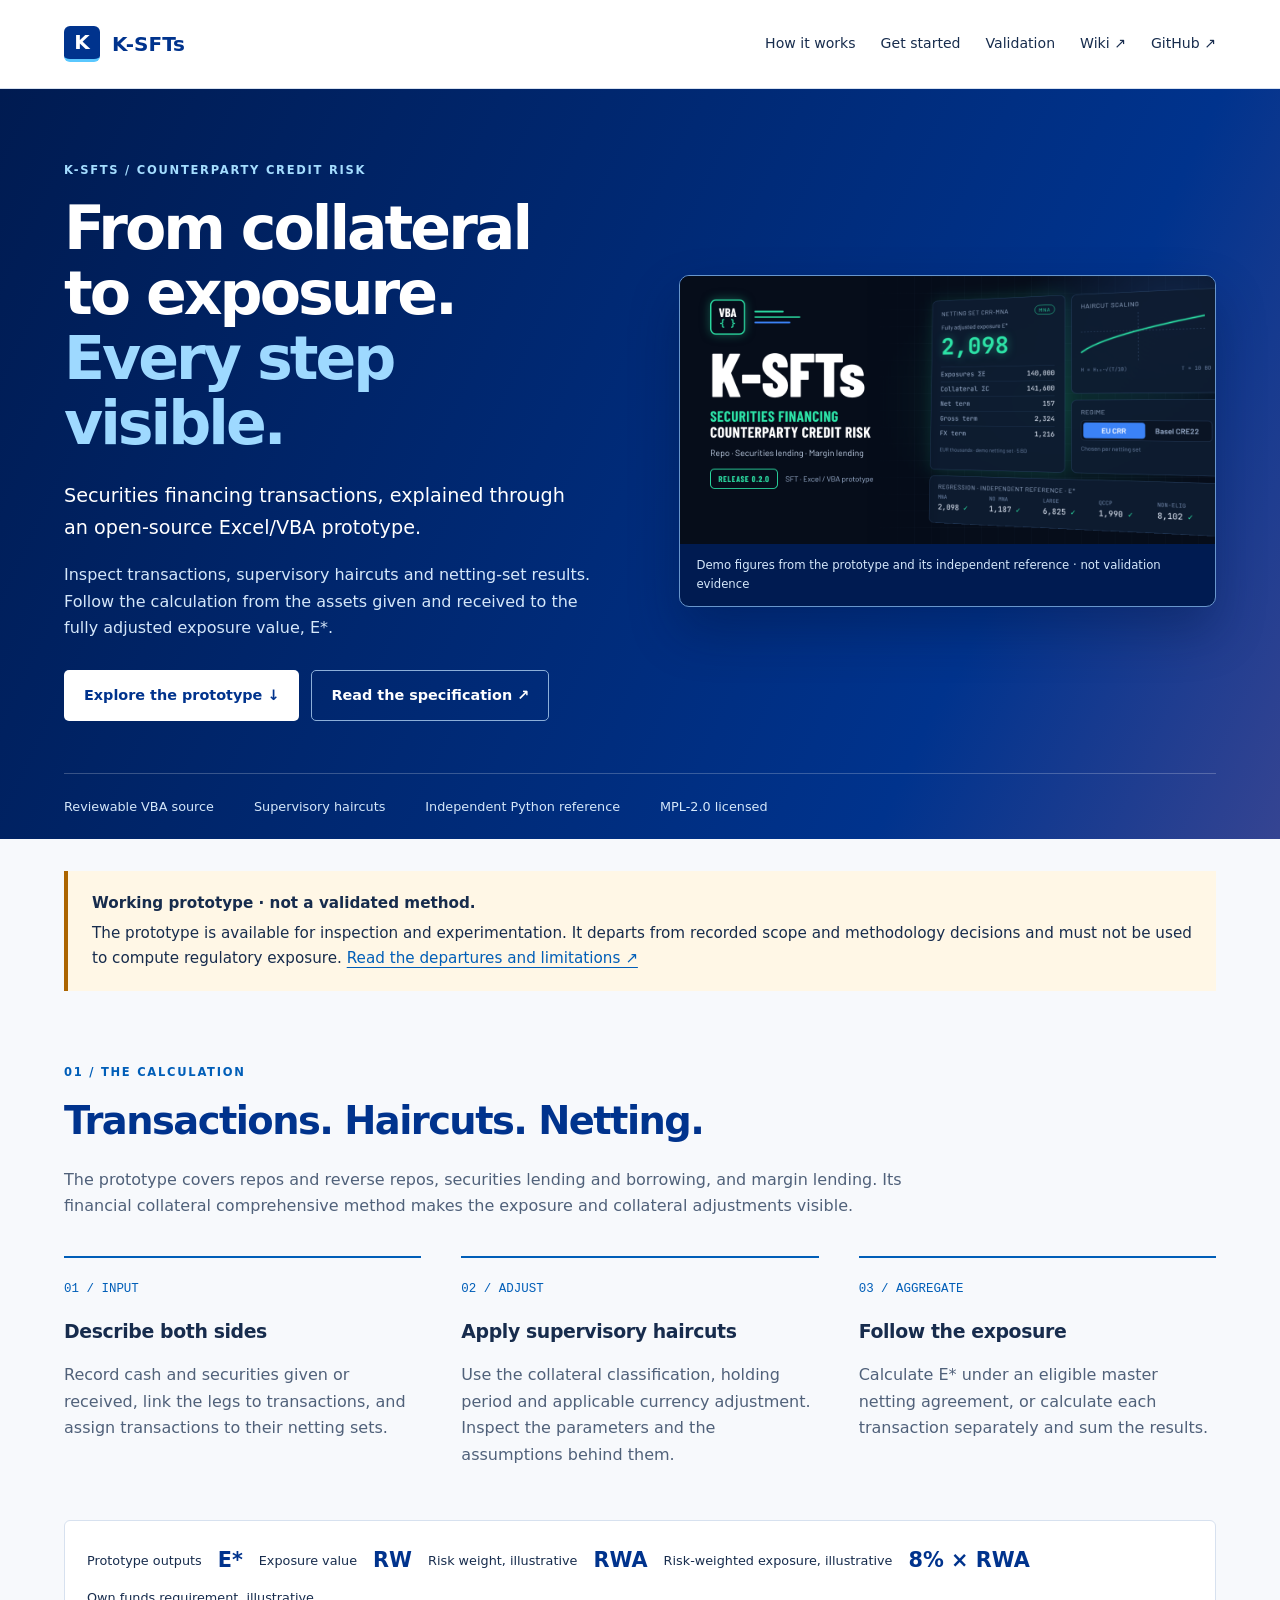
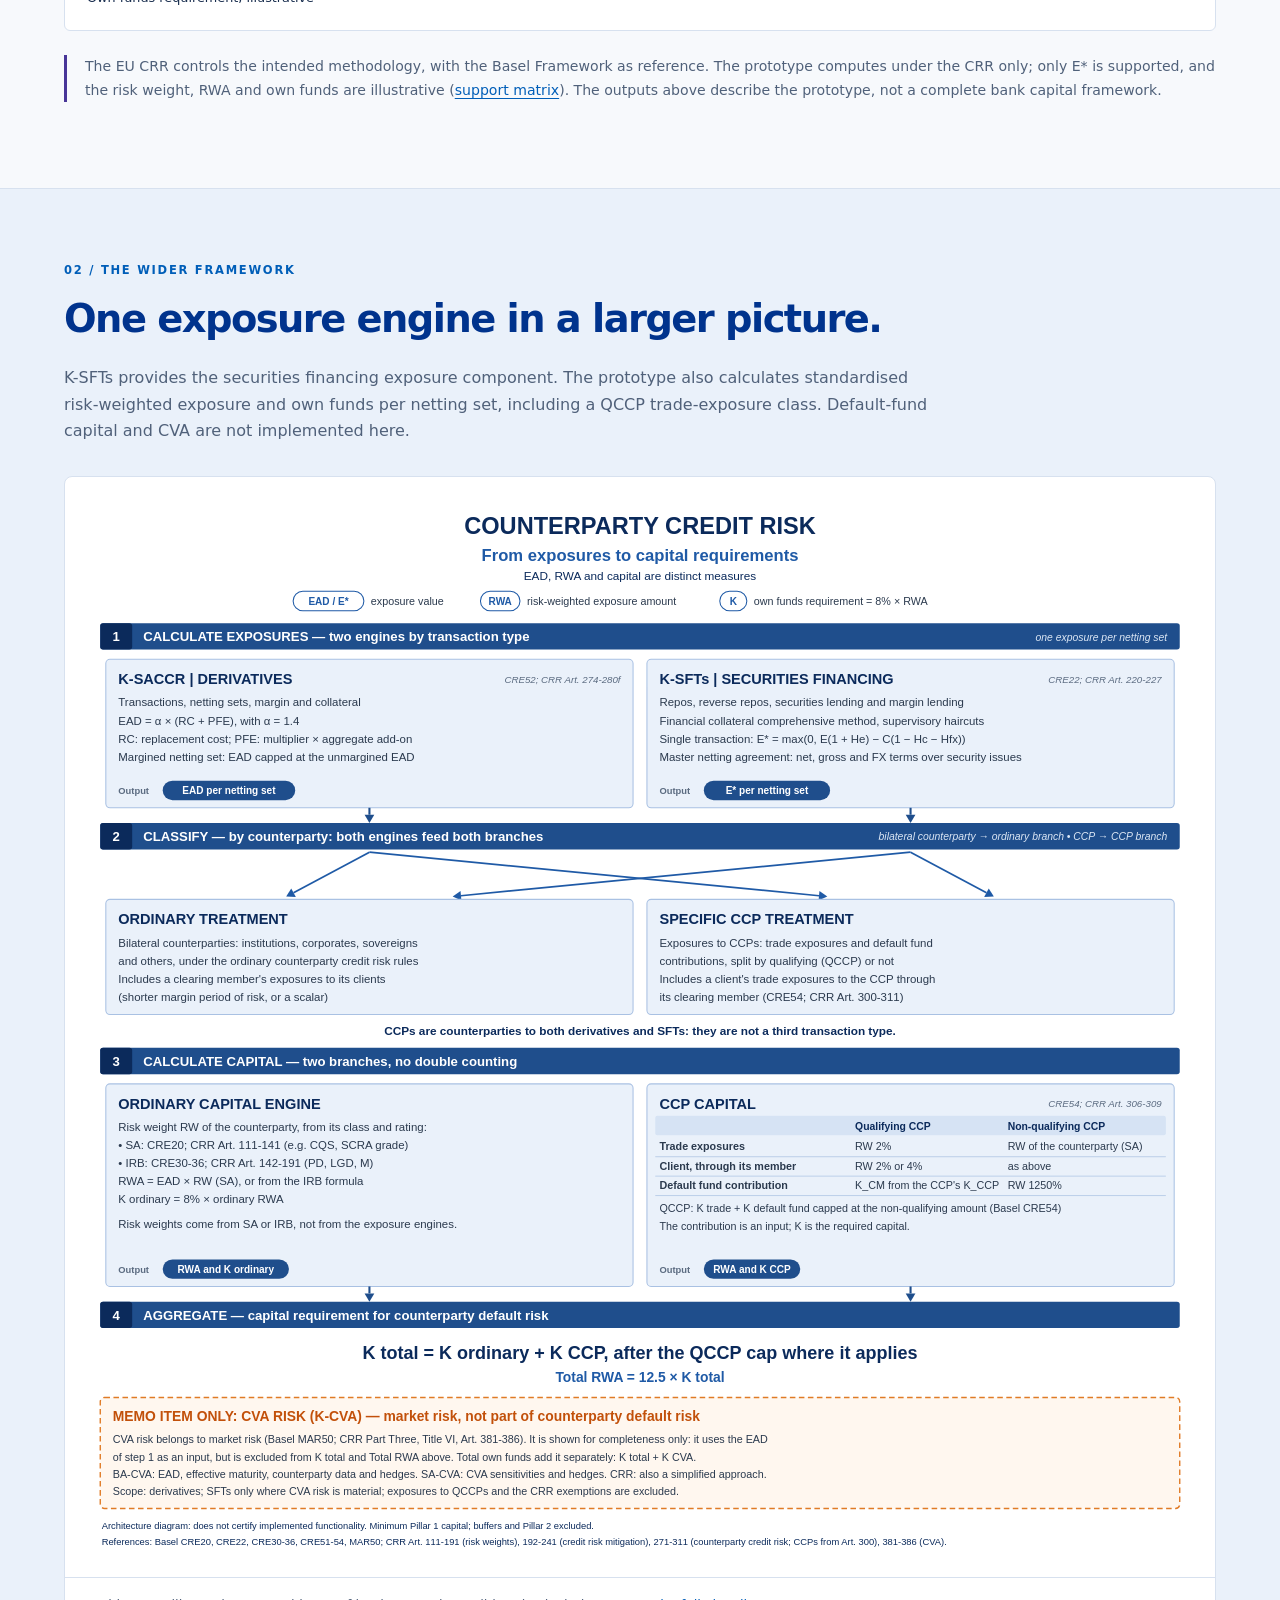
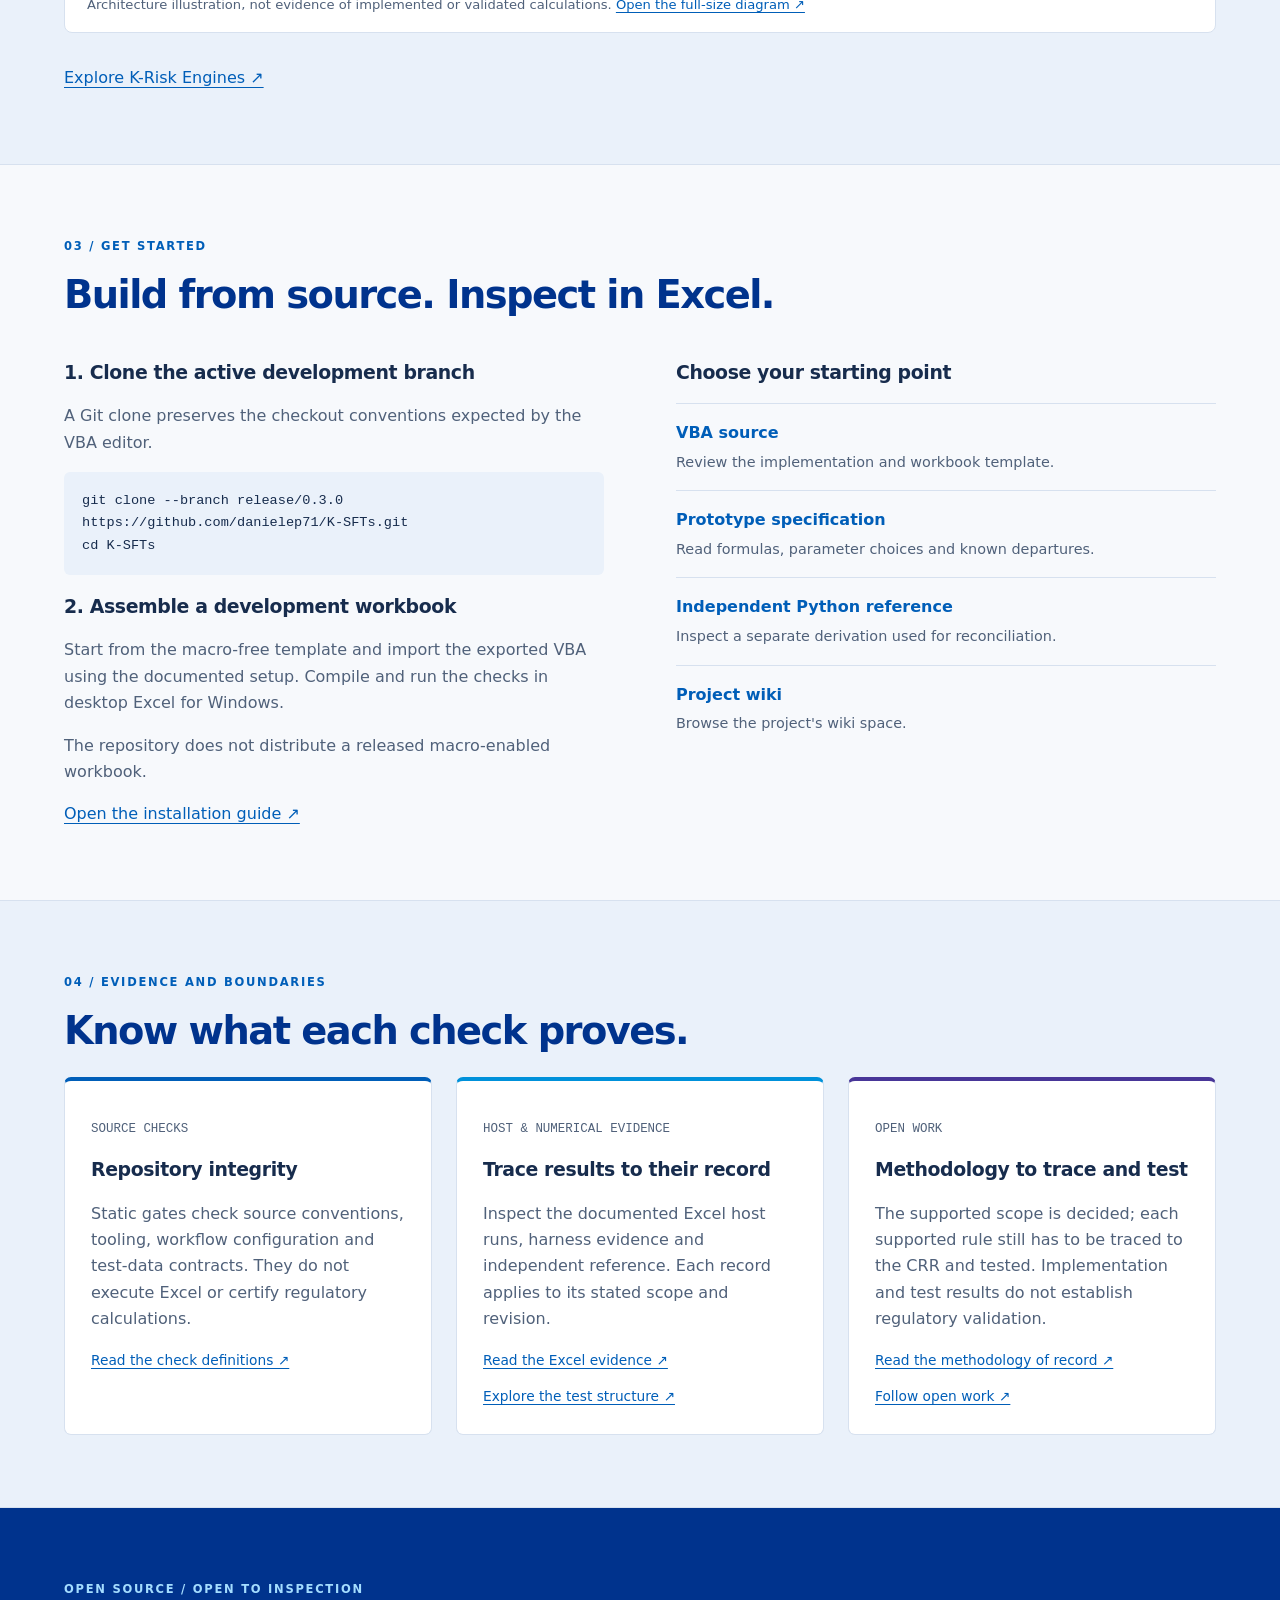
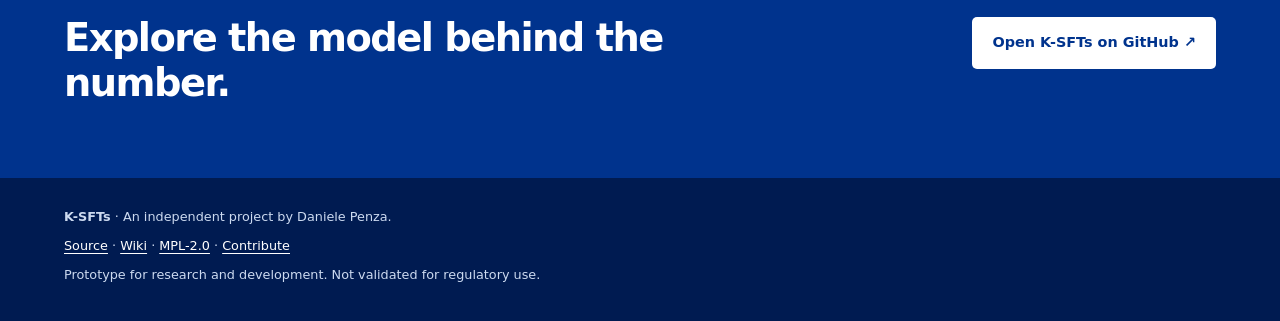
<file: docs/index.html>
<!doctype html>
<html lang="en">
<head>
  <meta charset="utf-8">
  <meta name="viewport" content="width=device-width, initial-scale=1">
  <title>K-SFTs — Traceable securities financing exposure</title>
  <meta name="description" content="Explore K-SFTs: an open-source Excel/VBA prototype for securities financing exposure, supervisory haircuts and transparent netting-set calculations.">
  <meta name="theme-color" content="#00338d">
  <link rel="canonical" href="https://danielep71.github.io/K-SFTs/">
  <meta property="og:type" content="website">
  <meta property="og:title" content="K-SFTs — Traceable securities financing exposure">
  <meta property="og:description" content="Follow transactions and collateral through haircuts and netting to exposure. Review the source, methodology and evidence.">
  <meta property="og:url" content="https://danielep71.github.io/K-SFTs/">
  <meta property="og:image" content="https://danielep71.github.io/K-SFTs/assets/SFT_social_preview.png">
  <meta property="og:image:alt" content="Conceptual K-SFTs project dashboard illustration">
  <meta name="twitter:card" content="summary_large_image">
  <link rel="stylesheet" href="assets/site.css">
</head>
<body>
<a class="skip" href="#main">Skip to content</a>
<header><nav class="wrap" aria-label="Main navigation">
  <a class="brand" href="./"><span aria-hidden="true">K</span> K-SFTs</a>
  <div class="nav-links"><a href="#calculation">How it works</a><a href="#start">Get started</a><a href="#evidence">Validation</a><a href="https://github.com/danielep71/K-SFTs/wiki">Wiki ↗</a><a href="https://github.com/danielep71/K-SFTs">GitHub ↗</a></div>
</nav></header>
<main id="main">
<section class="hero"><div class="wrap hero-grid">
  <div><p class="eyebrow">K-SFTs / Counterparty credit risk</p>
    <h1>From collateral<br>to exposure.<br><em>Every step visible.</em></h1>
    <p class="lead">Securities financing transactions, explained through an open-source Excel/VBA prototype.</p>
    <p class="hero-copy">Inspect transactions, supervisory haircuts and netting-set results. Follow the calculation from the assets given and received to the fully adjusted exposure value, E*.</p>
    <div class="actions"><a class="button primary" href="#start">Explore the prototype ↓</a><a class="button secondary" href="https://github.com/danielep71/K-SFTs/blob/main/docs/methodology/PROTOTYPE.md">Read the specification ↗</a></div>
  </div>
  <figure class="hero-art"><img src="assets/SFT_social_preview.png" width="1280" height="640" alt="K-SFTs, release 0.2.0: E* of the demo netting set CRR-MNA with its terms, haircut scaling, the EU CRR or Basel regime, and five demo netting sets equal to the independent reference"><figcaption>Demo figures from the prototype and its independent reference · not validation evidence</figcaption></figure>
</div><div class="wrap principles"><span>Reviewable VBA source</span><span>Supervisory haircuts</span><span>Independent Python reference</span><span>MPL-2.0 licensed</span></div></section>
<div class="wrap"><aside class="status" aria-label="Prototype status"><strong>Working prototype · not a validated method.</strong> The prototype is available for inspection and experimentation. It departs from recorded scope and methodology decisions and must not be used to compute regulatory exposure. <a href="https://github.com/danielep71/K-SFTs/blob/main/docs/methodology/PROTOTYPE.md">Read the departures and limitations ↗</a></aside></div>
<section id="calculation" class="wrap"><p class="eyebrow">01 / The calculation</p><h2>Transactions. Haircuts. Netting.</h2>
  <p class="intro">The prototype covers repos and reverse repos, securities lending and borrowing, and margin lending. Its financial collateral comprehensive method makes the exposure and collateral adjustments visible.</p>
  <ol class="steps">
    <li><span class="number">01 / INPUT</span><h3>Describe both sides</h3><p>Record cash and securities given or received, link the legs to transactions, and assign transactions to their netting sets.</p></li>
    <li><span class="number">02 / ADJUST</span><h3>Apply supervisory haircuts</h3><p>Use the collateral classification, holding period and applicable currency adjustment. Inspect the parameters and the assumptions behind them.</p></li>
    <li><span class="number">03 / AGGREGATE</span><h3>Follow the exposure</h3><p>Calculate E* under an eligible master netting agreement, or calculate each transaction separately and sum the results.</p></li>
  </ol>
  <div class="result-strip"><span>Prototype outputs</span><strong>E*</strong><span>Exposure value</span><strong>RW</strong><span>Risk weight, illustrative</span><strong>RWA</strong><span>Risk-weighted exposure, illustrative</span><strong>8% × RWA</strong><span>Own funds requirement, illustrative</span></div>
  <p class="note">The EU CRR controls the intended methodology, with the Basel Framework as reference. The prototype computes under the CRR only; only E* is supported, and the risk weight, RWA and own funds are illustrative (<a href="https://github.com/danielep71/K-SFTs/blob/main/docs/methodology/SUPPORT_MATRIX.md">support matrix</a>). The outputs above describe the prototype, not a complete bank capital framework.</p>
</section>
<section class="tint"><div class="wrap"><p class="eyebrow">02 / The wider framework</p><h2>One exposure engine in a larger picture.</h2><p class="intro">K-SFTs provides the securities financing exposure component. The prototype also calculates standardised risk-weighted exposure and own funds per netting set, including a QCCP trade-exposure class. Default-fund capital and CVA are not implemented here.</p>
  <figure class="diagram"><a href="assets/CCR_framework.svg" aria-label="Open the counterparty credit risk framework diagram at full size"><img src="assets/CCR_framework.svg" loading="lazy" alt="Counterparty credit risk framework: SFT and derivatives exposure engines feed ordinary and CCP capital branches; CVA appears as a separate memo item"></a><figcaption>Architecture illustration, not evidence of implemented or validated calculations. <a href="assets/CCR_framework.svg">Open the full-size diagram ↗</a></figcaption></figure>
  <a href="https://danielep71.github.io/K-Risk-Engines/">Explore K-Risk Engines ↗</a>
</div></section>
<section id="start" class="wrap"><p class="eyebrow">03 / Get started</p><h2>Build from source. Inspect in Excel.</h2><div class="split">
  <div><h3>1. Clone the active development branch</h3><p>A Git clone preserves the checkout conventions expected by the VBA editor.</p><pre><code>git clone --branch release/0.3.0 https://github.com/danielep71/K-SFTs.git
cd K-SFTs</code></pre><h3>2. Assemble a development workbook</h3><p>Start from the macro-free template and import the exported VBA using the documented setup. Compile and run the checks in desktop Excel for Windows.</p><p>The repository does not distribute a released macro-enabled workbook.</p><a href="https://github.com/danielep71/K-SFTs/blob/main/INSTALLATION.md">Open the installation guide ↗</a></div>
  <div class="resources"><h3>Choose your starting point</h3><a href="https://github.com/danielep71/K-SFTs/tree/main/src"><strong>VBA source</strong><span>Review the implementation and workbook template.</span></a><a href="https://github.com/danielep71/K-SFTs/blob/main/docs/methodology/PROTOTYPE.md"><strong>Prototype specification</strong><span>Read formulas, parameter choices and known departures.</span></a><a href="https://github.com/danielep71/K-SFTs/blob/main/tests/derivations/sft_reference.py"><strong>Independent Python reference</strong><span>Inspect a separate derivation used for reconciliation.</span></a><a href="https://github.com/danielep71/K-SFTs/wiki"><strong>Project wiki</strong><span>Browse the project's wiki space.</span></a></div>
</div></section>
<section id="evidence" class="tint"><div class="wrap"><p class="eyebrow">04 / Evidence and boundaries</p><h2>Know what each check proves.</h2><div class="cards">
  <article><p class="number">SOURCE CHECKS</p><h3>Repository integrity</h3><p>Static gates check source conventions, tooling, workflow configuration and test-data contracts. They do not execute Excel or certify regulatory calculations.</p><a href="https://github.com/danielep71/K-SFTs/blob/main/tools/README.md">Read the check definitions ↗</a></article>
  <article><p class="number">HOST &amp; NUMERICAL EVIDENCE</p><h3>Trace results to their record</h3><p>Inspect the documented Excel host runs, harness evidence and independent reference. Each record applies to its stated scope and revision.</p><a href="https://github.com/danielep71/K-SFTs/blob/main/INSTALLATION.md#tested-environments">Read the Excel evidence ↗</a><a href="https://github.com/danielep71/K-SFTs/blob/main/tests/README.md">Explore the test structure ↗</a></article>
  <article><p class="number">OPEN WORK</p><h3>Methodology to trace and test</h3><p>The supported scope is decided; each supported rule still has to be traced to the CRR and tested. Implementation and test results do not establish regulatory validation.</p><a href="https://github.com/danielep71/K-SFTs/blob/main/docs/methodology/README.md">Read the methodology of record ↗</a><a href="https://github.com/danielep71/K-SFTs/issues">Follow open work ↗</a></article>
</div></div></section>
<section class="closing"><div class="wrap"><div><p class="eyebrow">Open source / Open to inspection</p><h2>Explore the model behind the number.</h2></div><a class="button primary" href="https://github.com/danielep71/K-SFTs">Open K-SFTs on GitHub ↗</a></div></section>
</main>
<footer><div class="wrap"><p><strong>K-SFTs</strong> · An independent project by Daniele Penza.</p><p><a href="https://github.com/danielep71/K-SFTs">Source</a> · <a href="https://github.com/danielep71/K-SFTs/wiki">Wiki</a> · <a href="https://github.com/danielep71/K-SFTs/blob/main/LICENSE">MPL-2.0</a> · <a href="https://github.com/danielep71/K-SFTs/blob/main/CONTRIBUTING.md">Contribute</a></p><p>Prototype for research and development. Not validated for regulatory use.</p></div></footer>
</body>
</html>
</file>
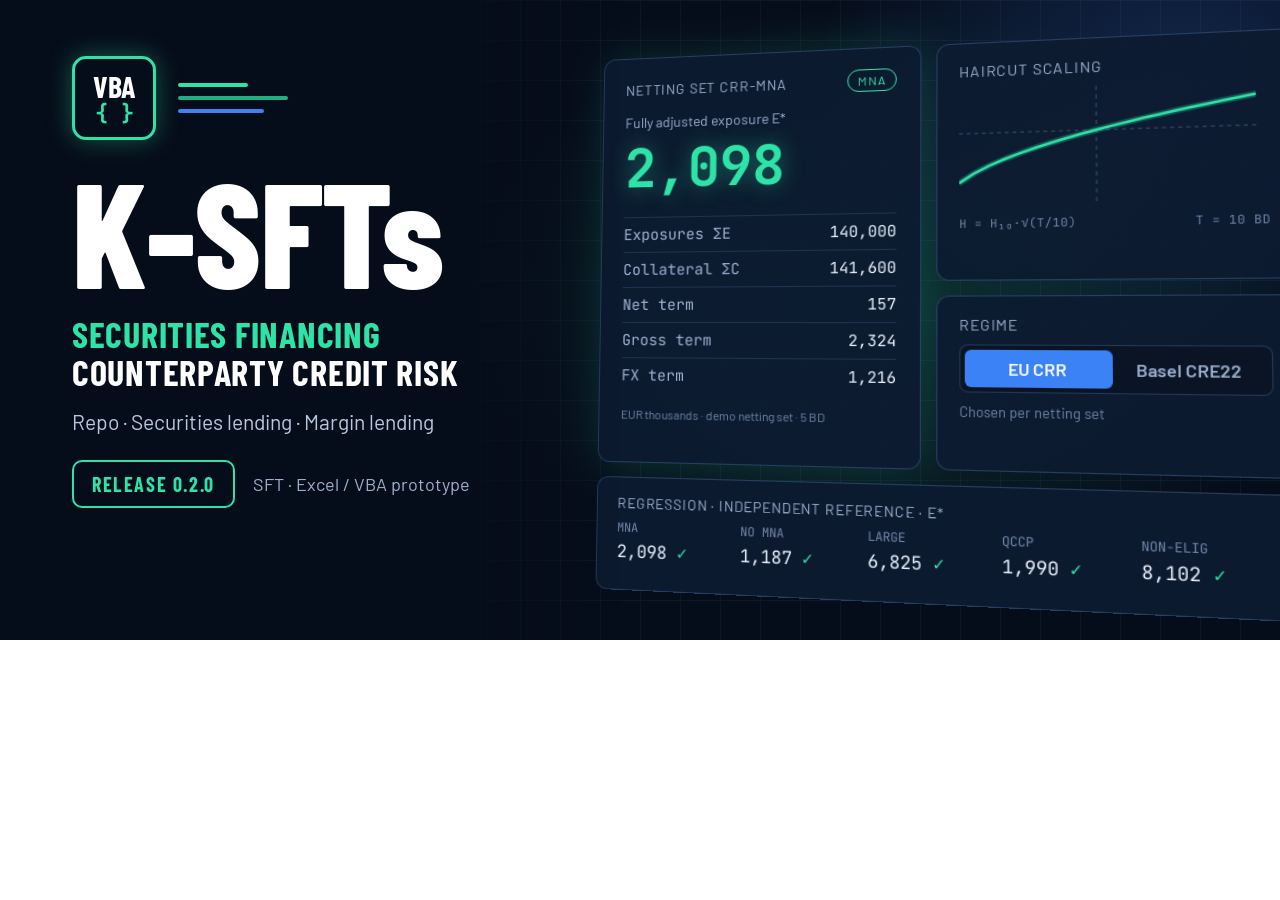
<file: docs/assets/SFT_social_preview.html>
<!doctype html>
<html lang="en">
<head>
<meta charset="utf-8">
<!--
  Source of docs/assets/SFT_social_preview.png, the README hero, website
  image and GitHub social preview (1280 x 640). Render it with
  node tools/render_social_preview.mjs after any change (tools/README.md).
  The figures are from the demo portfolio and its independent reference
  (tests/derivations/): the CRR-MNA netting set, and E* of five netting sets
  in EUR thousands. Change RELEASE x.y.z at each release.
-->
<title>K-SFTs social preview</title>
<link href="https://fonts.googleapis.com/css2?family=Barlow+Condensed:wght@600;700;800&amp;family=Barlow:wght@400;500;600&amp;family=JetBrains+Mono:wght@400;500;700&amp;display=swap" rel="stylesheet">
<style>body{margin:0}</style>
</head>
<body>
<div style="position: relative; width: 1280px; height: 640px; overflow: hidden; background-color: #060D1A; background-image: radial-gradient(ellipse 620px 420px at 900px 300px, rgba(45,227,167,0.16), transparent 70%), radial-gradient(ellipse 520px 380px at 1180px 80px, rgba(59,130,246,0.22), transparent 70%), linear-gradient(rgba(120,170,220,0.06) 1px, transparent 1px), linear-gradient(90deg, rgba(120,170,220,0.06) 1px, transparent 1px); background-size: auto, auto, 40px 40px, 40px 40px; font-family: 'Barlow', sans-serif; color: #EAF2FF">

<div style="position: absolute; left: 600px; top: 56px; width: 640px; height: 530px; transform: perspective(1400px) rotateY(-14deg) rotateX(4deg); transform-origin: left center; display: grid; grid-template-columns: repeat(2, minmax(0, 1fr)); grid-template-rows: auto auto auto; gap: 14px">

<div style="grid-row: span 2; display: flex; flex-direction: column; gap: 14px; padding: 20px 22px; background: rgba(13,27,48,0.92); border: 1px solid rgba(110,160,230,0.28); border-radius: 12px; box-shadow: 0 0 40px rgba(45,227,167,0.14)">
<div style="display: flex; justify-content: space-between; align-items: center; font-size: 14px; color: #9DB1CF; letter-spacing: 0.06em">
<span>NETTING SET CRR-MNA</span>
<span style="padding: 3px 9px; border: 1px solid #2DE3A7; border-radius: 999px; color: #2DE3A7; font-size: 12px">MNA</span>
</div>
<div style="display: flex; flex-direction: column; gap: 2px">
<span style="font-size: 14px; color: #9DB1CF">Fully adjusted exposure E*</span>
<span style="font-family: 'JetBrains Mono', monospace; font-size: 54px; font-weight: 700; color: #2DE3A7; text-shadow: 0 0 22px rgba(45,227,167,0.45)">2,098</span>
</div>
<div style="display: flex; flex-direction: column; font-family: 'JetBrains Mono', monospace; font-size: 15px">
<div style="display: flex; justify-content: space-between; padding: 7px 0; border-top: 1px solid rgba(110,160,230,0.18)"><span style="color: #9DB1CF">Exposures ΣE</span><span>140,000</span></div>
<div style="display: flex; justify-content: space-between; padding: 7px 0; border-top: 1px solid rgba(110,160,230,0.18)"><span style="color: #9DB1CF">Collateral ΣC</span><span>141,600</span></div>
<div style="display: flex; justify-content: space-between; padding: 7px 0; border-top: 1px solid rgba(110,160,230,0.18)"><span style="color: #9DB1CF">Net term</span><span>157</span></div>
<div style="display: flex; justify-content: space-between; padding: 7px 0; border-top: 1px solid rgba(110,160,230,0.18)"><span style="color: #9DB1CF">Gross term</span><span>2,324</span></div>
<div style="display: flex; justify-content: space-between; padding: 7px 0; border-top: 1px solid rgba(110,160,230,0.18)"><span style="color: #9DB1CF">FX term</span><span>1,216</span></div>
</div>
<span style="font-size: 12px; color: #6F86A8">EUR thousands · demo netting set · 5 BD</span>
</div>

<div style="display: flex; flex-direction: column; gap: 10px; padding: 18px 20px; background: rgba(13,27,48,0.92); border: 1px solid rgba(110,160,230,0.28); border-radius: 12px">
<span style="font-size: 14px; color: #9DB1CF; letter-spacing: 0.06em">HAIRCUT SCALING</span>
<svg width="260" height="110" viewBox="0 0 300 110" preserveAspectRatio="none" role="img" aria-label="Supervisory haircut scaled by the square root of the holding period over ten days">
<path d="M0 41.2 L300 41.2" stroke="#3B5376" stroke-width="1" stroke-dasharray="4 4" fill="none"></path>
<path d="M142.1 0 L142.1 110" stroke="#3B5376" stroke-width="1" stroke-dasharray="4 4" fill="none"></path>
<path d="M0.0 88.3 L15.8 79.3 L31.6 72.3 L47.4 66.5 L63.2 61.4 L78.9 56.7 L94.7 52.5 L110.5 48.5 L126.3 44.8 L142.1 41.2 L157.9 37.9 L173.7 34.7 L189.5 31.6 L205.3 28.7 L221.1 25.8 L236.8 23.0 L252.6 20.4 L268.4 17.8 L284.2 15.2 L300.0 12.8" stroke="#2DE3A7" stroke-width="6" stroke-opacity="0.25" fill="none" stroke-linejoin="round"></path>
<path d="M0.0 88.3 L15.8 79.3 L31.6 72.3 L47.4 66.5 L63.2 61.4 L78.9 56.7 L94.7 52.5 L110.5 48.5 L126.3 44.8 L142.1 41.2 L157.9 37.9 L173.7 34.7 L189.5 31.6 L205.3 28.7 L221.1 25.8 L236.8 23.0 L252.6 20.4 L268.4 17.8 L284.2 15.2 L300.0 12.8" stroke="#2DE3A7" stroke-width="2.5" fill="none" stroke-linejoin="round"></path>
</svg>
<div style="display: flex; justify-content: space-between; font-family: 'JetBrains Mono', monospace; font-size: 11px; color: #6F86A8"><span>H = H₁₀·√(T/10)</span><span>T = 10 BD</span></div>
</div>

<div style="display: flex; flex-direction: column; gap: 10px; padding: 18px 20px; background: rgba(13,27,48,0.92); border: 1px solid rgba(110,160,230,0.28); border-radius: 12px">
<span style="font-size: 14px; color: #9DB1CF; letter-spacing: 0.06em">REGIME</span>
<div style="display: flex; padding: 4px; background: #0A1424; border: 1px solid rgba(110,160,230,0.25); border-radius: 8px; font-size: 16px; font-weight: 600">
<span style="flex: 1; text-align: center; padding: 8px 0; border-radius: 6px; background: #3B82F6; color: #FFFFFF">EU CRR</span>
<span style="flex: 1; text-align: center; padding: 8px 0; color: #9DB1CF">Basel CRE22</span>
</div>
<span style="font-size: 13px; color: #6F86A8">Chosen per netting set</span>
</div>

<div style="grid-column: span 2; display: flex; flex-direction: column; gap: 8px; padding: 16px 20px; background: rgba(13,27,48,0.92); border: 1px solid rgba(110,160,230,0.28); border-radius: 12px">
<span style="font-size: 14px; color: #9DB1CF; letter-spacing: 0.06em">REGRESSION · INDEPENDENT REFERENCE · E*</span>
<div style="display: grid; grid-template-columns: repeat(5, minmax(0, 1fr)); gap: 10px; font-family: 'JetBrains Mono', monospace">
<div style="display: flex; flex-direction: column; gap: 4px"><span style="font-size: 12px; color: #6F86A8">MNA</span><span style="font-size: 17px">2,098 <span style="color: #2DE3A7">✓</span></span></div>
<div style="display: flex; flex-direction: column; gap: 4px"><span style="font-size: 12px; color: #6F86A8">NO MNA</span><span style="font-size: 17px">1,187 <span style="color: #2DE3A7">✓</span></span></div>
<div style="display: flex; flex-direction: column; gap: 4px"><span style="font-size: 12px; color: #6F86A8">LARGE</span><span style="font-size: 17px">6,825 <span style="color: #2DE3A7">✓</span></span></div>
<div style="display: flex; flex-direction: column; gap: 4px"><span style="font-size: 12px; color: #6F86A8">QCCP</span><span style="font-size: 17px">1,990 <span style="color: #2DE3A7">✓</span></span></div>
<div style="display: flex; flex-direction: column; gap: 4px"><span style="font-size: 12px; color: #6F86A8">NON-ELIG</span><span style="font-size: 17px">8,102 <span style="color: #2DE3A7">✓</span></span></div>
</div>
</div>
</div>

<div style="position: absolute; left: 0; top: 0; width: 620px; height: 640px; background: linear-gradient(90deg, #060D1A 0%, #060D1A 72%, rgba(6,13,26,0) 100%)"></div>

<div style="position: absolute; left: 72px; top: 56px; width: 520px; display: flex; flex-direction: column; gap: 18px">
<div style="display: flex; align-items: center; gap: 22px">
<div style="width: 84px; height: 84px; box-sizing: border-box; border: 3px solid #2DE3A7; border-radius: 14px; display: flex; flex-direction: column; align-items: center; justify-content: center; gap: 2px; box-shadow: 0 0 24px rgba(45,227,167,0.35)">
<span style="font-family: 'Barlow Condensed', sans-serif; font-weight: 700; font-size: 30px; line-height: 1; color: #FFFFFF">VBA</span>
<span style="font-family: 'JetBrains Mono', monospace; font-weight: 700; font-size: 22px; line-height: 1; color: #2DE3A7">{ }</span>
</div>
<div style="display: flex; flex-direction: column; gap: 9px">
<div style="width: 70px; height: 4px; border-radius: 2px; background: #2DE3A7"></div>
<div style="width: 110px; height: 4px; border-radius: 2px; background: #2DE3A7; opacity: 0.75"></div>
<div style="width: 86px; height: 4px; border-radius: 2px; background: #3B82F6"></div>
</div>
</div>
<h1 style="margin: 6px 0 0 0; font-family: 'Barlow Condensed', sans-serif; font-weight: 800; font-size: 148px; line-height: 0.9; letter-spacing: -0.01em; color: #FFFFFF">K-SFTs</h1>
<div style="font-family: 'Barlow Condensed', sans-serif; font-weight: 700; font-size: 36px; line-height: 1.05; letter-spacing: 0.02em; color: #2DE3A7">SECURITIES FINANCING<br><span style="color: #FFFFFF">COUNTERPARTY CREDIT RISK</span></div>
<div style="font-size: 21px; color: #B9C8DE">Repo · Securities lending · Margin lending</div>
<div style="display: flex; align-items: center; gap: 18px; margin-top: 8px">
<span style="padding: 10px 18px; border: 2px solid #2DE3A7; border-radius: 10px; font-family: 'Barlow Condensed', sans-serif; font-weight: 700; font-size: 20px; letter-spacing: 0.08em; color: #2DE3A7">RELEASE 0.2.0</span>
<span style="font-size: 18px; color: #9DB1CF">SFT · Excel / VBA prototype</span>
</div>
</div>
</div>
</body>
</html>
</file>
<file: docs/assets/site.css>
/* K-SFTs project page. Original implementation for issue #155. */
:root{color-scheme:light;--navy:#00338d;--blue:#005eb8;--ink:#172c4d;--muted:#50617a;--line:#d7e1ef;--paper:#f7f9fc;--ice:#eaf1fa}
*{box-sizing:border-box}html{scroll-behavior:smooth;scroll-padding-top:24px}body{margin:0;background:var(--paper);color:var(--ink);font:16px/1.65 system-ui,-apple-system,BlinkMacSystemFont,"Segoe UI",sans-serif}a{color:var(--blue);text-underline-offset:.24em}a:hover{text-decoration-thickness:2px}a:focus-visible{outline:3px solid #0077c8;outline-offset:5px}.wrap{width:min(1200px,90%);margin-inline:auto}.skip{position:absolute;top:-100px;left:16px;z-index:10;background:#fff;padding:12px}.skip:focus{top:12px}header{background:#fff;border-bottom:1px solid var(--line)}nav{display:flex;justify-content:space-between;align-items:center;gap:24px;min-height:88px}.brand{display:flex;align-items:center;gap:12px;font-size:1.25rem;font-weight:800;text-decoration:none;color:var(--navy);white-space:nowrap}.brand span{display:grid;place-items:center;width:36px;height:36px;background:var(--navy);color:#fff;border-radius:6px;border-bottom:3px solid #5ac8ff}.nav-links{display:flex;flex-wrap:wrap;gap:12px 25px;font-size:.88rem}.nav-links a{color:var(--ink);text-decoration:none}.nav-links a:hover{text-decoration:underline}section{padding-block:72px}.hero{background:linear-gradient(115deg,#001b51,#00338d 75%,#354492);color:white;padding-bottom:0}.hero-grid{display:grid;grid-template-columns:1.05fr 1fr;gap:52px;align-items:center}.eyebrow{margin:0 0 16px;font-size:.72rem;font-weight:750;letter-spacing:.15em;text-transform:uppercase;color:var(--blue)}.hero .eyebrow,.closing .eyebrow{color:#a4ddff}h1{font-size:clamp(2.7rem,4.7vw,4.3rem);line-height:1.08;letter-spacing:-.05em;margin:0 0 24px}h1 em{font-style:normal;color:#9ed9ff}.lead{font-size:1.2rem;max-width:42ch}.hero-copy{color:#d4e7fa;max-width:54ch}.actions{display:flex;flex-wrap:wrap;gap:12px;margin-top:28px}.button{display:inline-block;border:1px solid transparent;border-radius:5px;padding:13px 19px;font-size:.9rem;font-weight:650;text-decoration:none}.primary{color:var(--navy);background:#fff}.primary:hover{background:#e8f4ff}.secondary{color:#fff;border-color:#8cafd9}.hero-art{margin:0;border:1px solid #6896cc;border-radius:10px;overflow:hidden;background:#001b51;box-shadow:0 24px 50px #00123855}.hero-art img{display:block;width:100%;height:auto}.hero-art figcaption{color:#d4e7fa;font-size:.73rem;padding:12px 16px}.principles{display:flex;flex-wrap:wrap;gap:12px 40px;border-top:1px solid #ffffff38;margin-top:52px;padding-block:22px;color:#d4e7fa;font-size:.8rem}.status{margin-top:32px;padding:20px 24px;background:#fff7e6;border-left:4px solid #ac6500;font-size:.95rem}.status strong{display:block;margin-bottom:4px}h2{color:var(--navy);font-size:clamp(1.9rem,3vw,2.65rem);line-height:1.18;letter-spacing:-.04em;margin:0 0 24px}h3{font-size:1.18rem;line-height:1.3;letter-spacing:-.02em}.intro{max-width:85ch;color:var(--muted)}.steps{display:grid;grid-template-columns:repeat(3,1fr);gap:40px;list-style:none;padding:0;margin:36px 0}.steps li{border-top:2px solid var(--blue);padding-top:16px}.number{color:var(--blue);font: .78rem/1.5 ui-monospace,monospace}.steps p,.split p,.cards p{color:var(--muted)}.result-strip{display:flex;align-items:center;flex-wrap:wrap;gap:10px 16px;padding:22px;background:#fff;border:1px solid var(--line);border-radius:6px;font-size:.8rem}.result-strip strong{font-size:1.3rem;color:var(--navy)}.note{font-size:.88rem;border-left:3px solid #483698;padding-left:18px;margin-top:24px;color:var(--muted)}.tint{background:var(--ice);border-block:1px solid var(--line)}.diagram{margin:32px 0;background:#fff;border:1px solid var(--line);border-radius:8px;overflow:hidden}.diagram>a{display:block;padding:20px}.diagram img{display:block;width:100%;height:auto}.diagram figcaption{font-size:.82rem;padding:16px 22px;border-top:1px solid var(--line);color:var(--muted)}.split{display:grid;grid-template-columns:1fr 1fr;gap:72px}pre{white-space:pre-wrap;overflow-wrap:anywhere;background:var(--ice);padding:18px;border-radius:6px;font-size:.85rem}.resources>a{display:block;border-top:1px solid var(--line);padding:16px 0;text-decoration:none}.resources strong,.resources span{display:block}.resources span{font-size:.9rem;color:var(--muted);margin-top:4px}.resources a:hover strong{text-decoration:underline}.cards{display:grid;grid-template-columns:repeat(3,1fr);gap:24px}.cards article{background:#fff;border:1px solid var(--line);border-top:4px solid var(--blue);padding:26px;border-radius:7px}.cards article:nth-child(2){border-top-color:#0091da}.cards article:nth-child(3){border-top-color:#483698}.cards a{display:block;font-size:.86rem;margin-top:14px}.closing{background:var(--navy);color:#fff}.closing>.wrap{display:flex;justify-content:space-between;align-items:center;gap:36px}.closing h2{color:#fff;margin:0;max-width:23ch}.closing .button{flex-shrink:0}footer{background:#001b51;color:#ccdaf0;padding-block:28px;font-size:.8rem}footer p{margin:0 0 8px}footer a{color:#fff}.hero a:focus-visible,.closing a:focus-visible,footer a:focus-visible{outline-color:#9ed9ff}
@media(max-width:1000px){nav{align-items:flex-start;flex-direction:column;padding-block:20px;gap:16px}.hero-grid{grid-template-columns:1fr;gap:36px}.hero-art{max-width:760px}.hero{padding-top:48px}.split{gap:36px}.cards{grid-template-columns:1fr}.cards article{padding:24px}}
@media(max-width:680px){section{padding-block:48px}.steps,.split{grid-template-columns:1fr;gap:24px}.nav-links{gap:10px 18px}.principles{gap:8px 22px;margin-top:36px}.hero-art figcaption{font-size:.7rem}.closing>.wrap{display:block}.closing .button{margin-top:24px}.diagram>a{padding:8px}.diagram figcaption{padding:14px}.status{padding:18px}.result-strip{gap:10px}.result-strip>span:first-child{flex-basis:100%}}
@media(prefers-reduced-motion:reduce){html{scroll-behavior:auto}}
</file>
